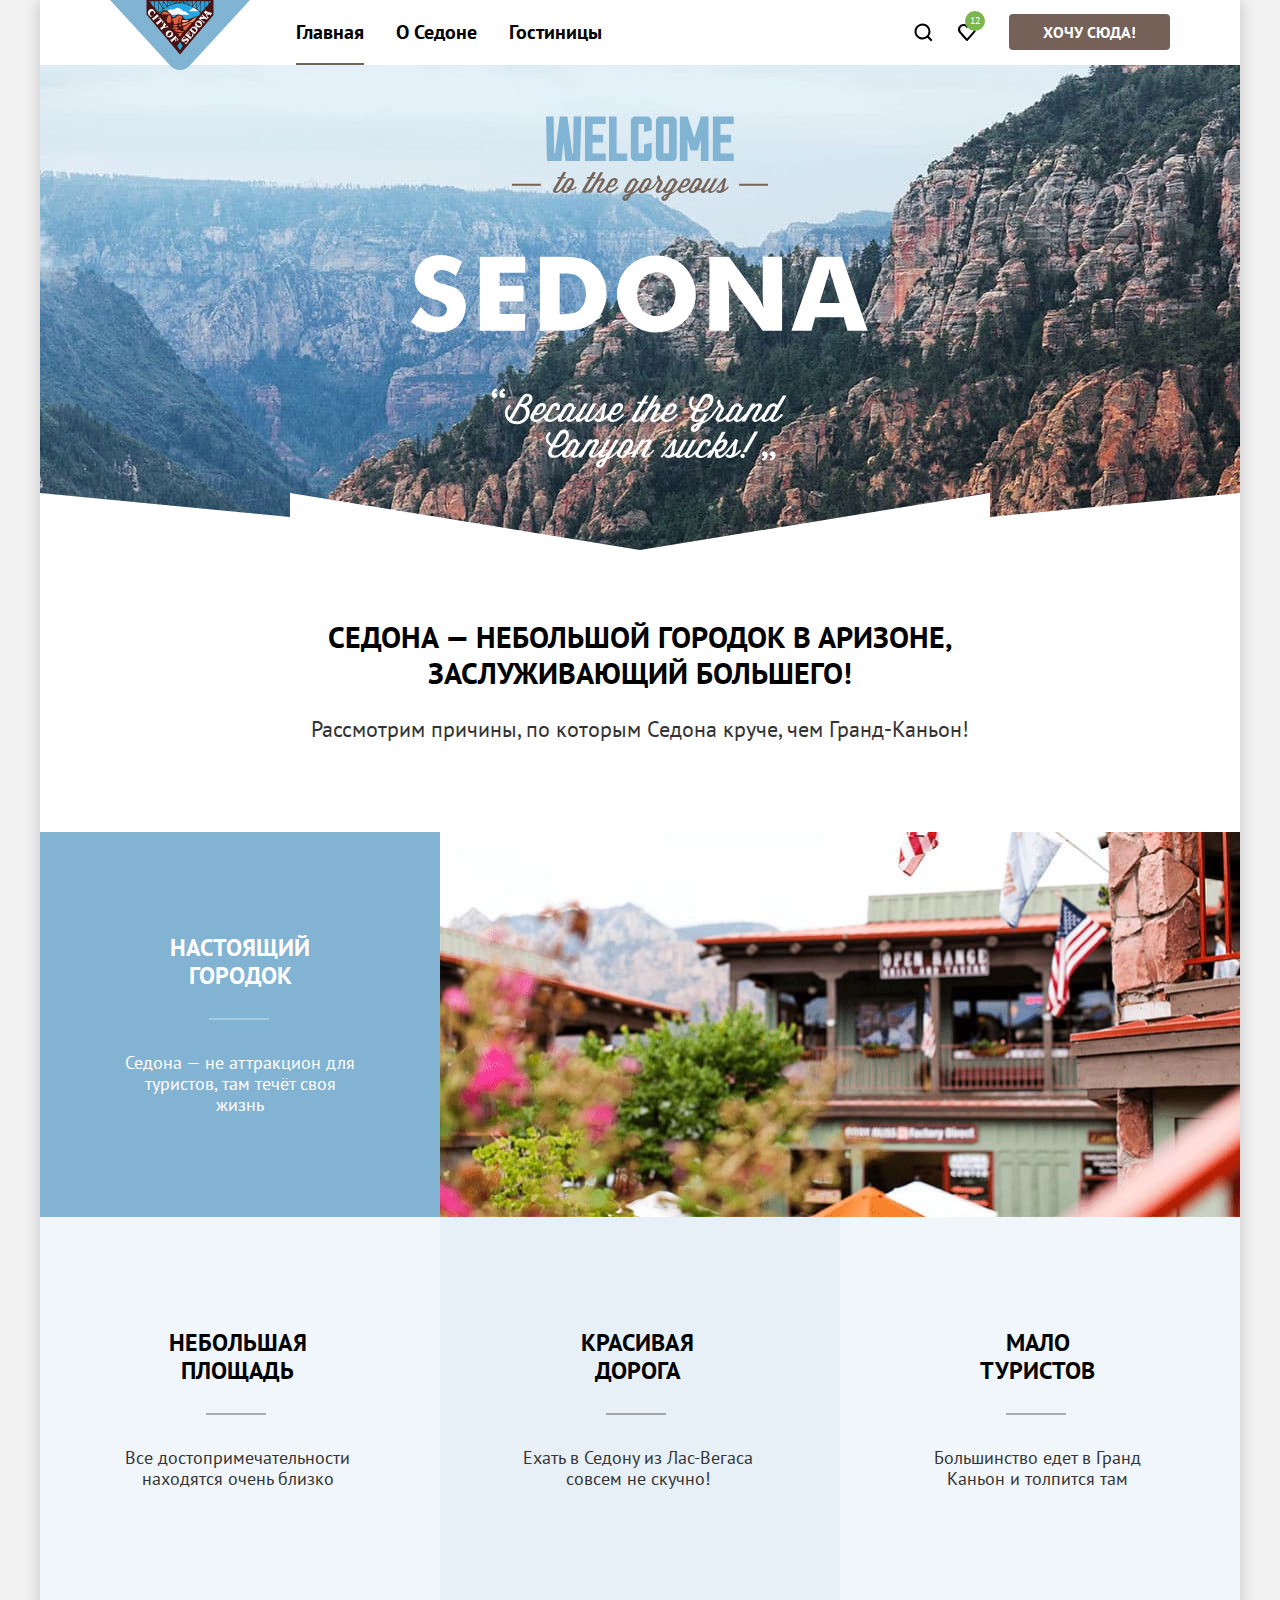
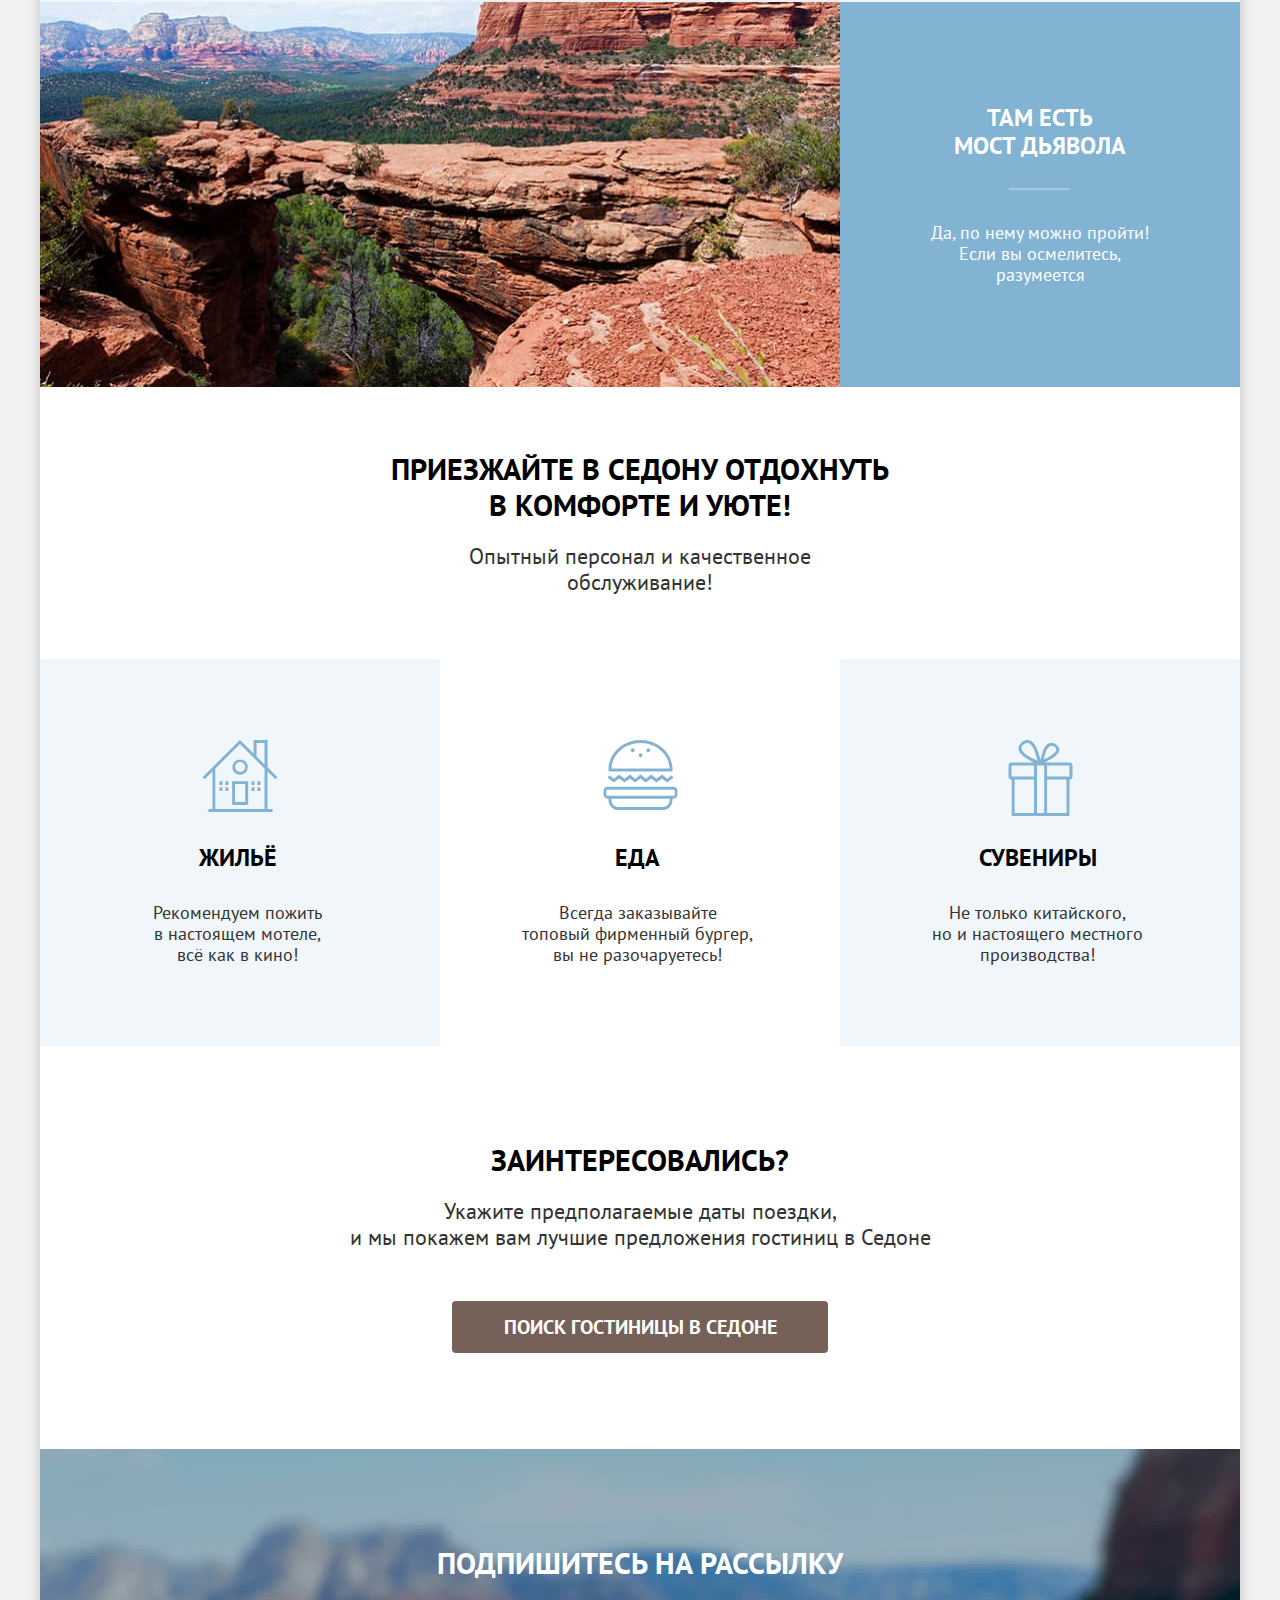
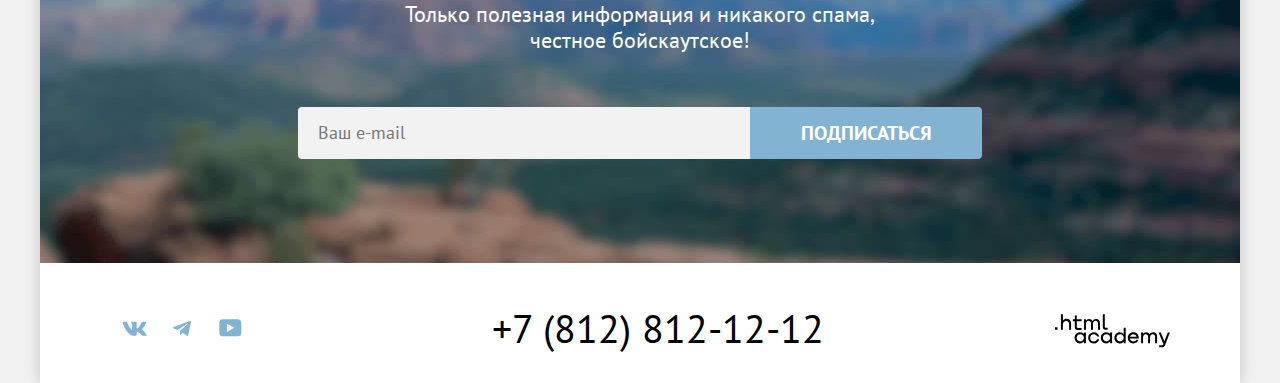
<file: index.html>
<!DOCTYPE html>
<html lang="ru">

  <head>
    <meta charset="utf-8">
    <title>HTML Academy: Седона</title>
    <link rel="icon" type="image/png" sizes="32x32" href="images/favicon-32x32.png">
    <link rel="stylesheet" href="styles/styles.css">
  </head>

  <body>
    <div class="page-container">
      <header class="main-header">
        <a class="logo">
          <img src="images/logo/logo-sedona.svg" width="140" height="70" alt="Логотип города Седона.">
        </a>
        <nav class="site-navigation">
          <ul class="site-navigation-list">
            <li class="site-navigation-item active">
              <a class="site-navigation-link" href="index.html">Главная</a>
            </li>
            <li class="site-navigation-item">
              <a class="site-navigation-link" href="#">О Седоне</a>
            </li>
            <li class="site-navigation-item">
              <a class="site-navigation-link" href="catalog.html">Гостиницы</a>
            </li>
          </ul>

          <ul class="site-navigation-list site-navigation-user">
            <li class="site-navigation-item search">
              <a class="site-navigation-link" href="#">
                <span class="visually-hidden">Поиск.</span>
              </a>
            </li>
            <li class="site-navigation-item favourites">
              <a class="site-navigation-link" href="#" data-count-favourites="12">
                <span class="visually-hidden">Избранное.</span>
              </a>
            </li>
            <li class="site-navigation-item catalog-button">
              <a class="site-navigation-link button button-brown" href="catalog.html">Хочу сюда!
                <span class="visually-hidden">Поиск отелей.</span>
              </a>
            </li>
          </ul>
        </nav>
      </header>

      <main class="main-container main-index">
        <section class="hero">
          <h1 class="visually-hidden">Добро пожаловать в Седону!</h1>
          <img class="hero-title-img" lang="en" src="images/welcome.svg" width="458" height="352"
            alt="Welcome to the gorgeous Sedona, because the Grand Canyon sucks!">
        </section>

        <section class="advantages">
          <h2 class="visually-hidden">Преимущества.</h2>

          <div class="text-container advantages-sedona">
            <p class="big-text">Седона — небольшой городок в Аризоне, заслуживающий большего!
            </p>
            <p class="small-text">Рассмотрим причины, по которым Седона круче, чем Гранд-Каньон!
            </p>
          </div>

          <ul class="advantages-list">
            <li class="advantages-item advantages-emphasis">
              <div class="advantages-image">
                <img class="image-town" src="images/town.jpg" width="800" height="385" alt="Улица Седоны.">
              </div>
              <div class="advantages-text">
                <h3 class="advantages-title">Настоящий городок</h3>
                <p class="advantages-description">Седона — не аттракцион для туристов, там течёт своя жизнь</p>
              </div>
            </li>
            <li class="advantages-item">
              <div class="advantages-text">
                <h3 class="advantages-title">Небольшая площадь</h3>
                <p class="advantages-description">Все достопримечательности находятся очень близко</p>
              </div>
            </li>
            <li class="advantages-item">
              <div class="advantages-text">
                <h3 class="advantages-title">Красивая дорога</h3>
                <p class="advantages-description">Ехать в Седону из Лас-Вегаса совсем не скучно!</p>
              </div>
            </li>
            <li class="advantages-item">
              <div class="advantages-text">
                <h3 class="advantages-title">Мало туристов</h3>
                <p class="advantages-description">Большинство едет в Гранд Каньон и толпится там</p>
              </div>
            </li>
            <li class="advantages-item advantages-emphasis">
              <div class="advantages-image">
                <img class="image-devil-bridge" src="images/devil-bridge.jpg" width="800" height="385"
                  alt="Мост дьявола.">
              </div>
              <div class="advantages-text">
                <h3 class="advantages-title">Там есть мост&nbsp;дьявола</h3>
                <p class="advantages-description">Да, по нему можно пройти! Если вы осмелитесь, разумеется</p>
              </div>
            </li>
          </ul>
        </section>

        <section class="reasons">
          <h2 class="visually-hidden">Причины приехать в Седону.</h2>

          <div class="text-container reasons-sedona">
            <p class="big-text">Приезжайте в Седону отдохнуть в комфорте и уюте!
            </p>
            <p class="small-text">Опытный персонал и качественное обслуживание!
            </p>
          </div>

          <ul class="reasons-list">
            <li class="reasons-item reasons-home">
              <div class="reasons-content">
                <h3 class="reasons-title">Жильё</h3>
                <p class="reasons-description">Рекомендуем пожить в&nbsp;настоящем мотеле, <br> всё как в кино!</p>
              </div>
            </li>
            <li class="reasons-item reasons-food">
              <div class="reasons-content">
                <h3 class="reasons-title">Еда</h3>
                <p class="reasons-description">Всегда заказывайте топовый&nbsp;фирменный бургер, вы не разочаруетесь!
                </p>
              </div>
            </li>
            <li class="reasons-item reasons-souvenir">
              <div class="reasons-content">
                <h3 class="reasons-title">Сувениры</h3>
                <p class="reasons-description">Не только китайского, но&nbsp;и&nbsp;настоящего местного производства!
                </p>
              </div>
            </li>
          </ul>
        </section>

        <section class="hotel-assortment">
          <h2 class="visually-hidden">Отправиться в Седону.</h2>

          <div class="text-container hotels-sedona">
            <p class="big-text">Заинтересовались?
            </p>
            <p class="small-text">Укажите предполагаемые даты поездки,
              <br>
              и мы покажем вам лучшие предложения гостиниц в Седоне
            </p>
          </div>

          <a class="hotel-assortment-link button button-brown" href="catalog.html">Поиск гостиницы в Седоне
          </a>
        </section>

        <section class="main-page-newsletter newsletter text-container">
          <h2 class="newsletter-title big-text">Подпишитесь на рассылку</h2>
          <p class="newsletter-description small-text">Только полезная информация и никакого спама, честное
            бойскаутское!
          </p>
          <form class="newsletter-form" action="https://echo.htmlacademy.ru" method="post">
            <label class="visually-hidden" for="newsletter-email">Укажите ваш email.</label>
            <input type="email" class="newsletter-email field" id="newsletter-email" name="email"
              placeholder="Ваш e-mail" required>
            <button class="button button-blue button-newsletter" type="submit">Подписаться
            </button>
          </form>
        </section>
      </main>

      <footer class="main-footer">
        <ul class="social-list">
          <li class="social-item">
            <a class="social-button" href="https://vk.com/htmlacademy">
              <svg class="social-svg" aria-hidden="true" focusable="false" xmlns="http://www.w3.org/2000/svg" width="25"
                height="15" viewBox="0 0 25 15" fill="none">
                <path
                  d="M24.12 1.8c.16-.54 0-.94-.8-.94H20.7c-.67 0-.98.34-1.15.73 0 0-1.33 3.2-3.22 5.27-.61.6-.9.8-1.23.8-.16 0-.41-.2-.41-.75v-5.1c0-.66-.19-.95-.74-.95H9.82c-.42 0-.67.3-.67.59 0 .62.95.76 1.04 2.51v3.8c0 .83-.15.98-.48.98-.9 0-3.06-3.2-4.34-6.88-.25-.72-.5-1-1.18-1H1.57c-.75 0-.9.34-.9.73 0 .68.89 4.07 4.14 8.55 2.17 3.06 5.23 4.72 8 4.72 1.68 0 1.88-.37 1.88-1v-2.32c0-.74.16-.88.7-.88.38 0 1.05.19 2.6 1.66 1.79 1.75 2.08 2.54 3.08 2.54h2.63c.75 0 1.12-.37.9-1.1-.23-.72-1.08-1.77-2.2-3.02-.62-.71-1.54-1.48-1.82-1.86-.39-.5-.28-.71 0-1.15 0 0 3.2-4.42 3.54-5.93Z" />
              </svg>
              <span class="visually-hidden">Вконтакте.</span>
            </a>
          </li>
          <li class="social-item">
            <a class="social-button" href="https://t.me/htmlacademy ">
              <svg class="social-svg" aria-hidden="true" focusable="false" xmlns="http://www.w3.org/2000/svg" width="18"
                height="16" viewBox="0 0 18 16" fill="none">
                <path
                  d="M16.79.96.84 7.1c-1.09.44-1.08 1.05-.2 1.32l4.1 1.28 9.47-5.98c.44-.27.85-.13.52.17l-7.68 6.93-.28 4.22c.41 0 .6-.2.83-.41l1.99-1.94 4.13 3.06c.77.42 1.31.2 1.5-.71l2.72-12.8c.28-1.1-.43-1.61-1.16-1.28Z" />
              </svg>
              <span class="visually-hidden">Телеграм.</span>
            </a>
          </li>
          <li class="social-item">
            <a class="social-button" href="https://www.youtube.com/user/htmlacademyru">
              <svg class="social-svg" aria-hidden="true" xmlns="http://www.w3.org/2000/svg" width="23" height="18"
                viewBox="0 0 23 18" fill="none">
                <path
                  d="M18.94.36H3.51C1.65.36.33 1.95.33 3.76v10.09c0 1.91 1.32 3.5 3.18 3.5h15.65c1.64 0 3.17-1.59 3.17-3.4V3.76c-.22-1.8-1.53-3.4-3.39-3.4ZM7.99 12.89V4.82l7.34 4.04-7.34 4.03Z" />
              </svg>
              <span class="visually-hidden" lang="en">Youtube.</span>
            </a>
          </li>
        </ul>

        <a class="phone" href="tel:+78128121212">+7 (812) 812-12-12
        </a>

        <a class="footer-logo" href="https://htmlacademy.ru/">
          <svg class="html-academy-logo" aria-hidden="true" focusable="false" xmlns="http://www.w3.org/2000/svg"
            width="115" height="34" viewBox="0 0 115 34" fill="none">
            <path
              d="M0 13.26v2.6h2.5v-2.6H0ZM11.6 4.86c-1.6 0-2.8.7-3.6 1.7h-.1V.36h-2v15.5h2v-5.3c0-2.1 1.3-3.6 3.3-3.6 1.8 0 2.9 1.4 2.9 3.2v5.7h2v-6.1c.1-3-1.8-4.9-4.5-4.9ZM26.6 5.16h-4.8v-3.7h-2v3.8h-1.9v2h1.9v6c0 1.7 1 2.7 2.7 2.7h4.1v-2h-3.7c-.7 0-1.1-.4-1.1-1.1v-5.7h4.8v-2ZM41.1 4.96c-1.6 0-2.9.8-3.5 2.1h-.1c-.6-1.2-1.8-2.1-3.4-2.1-1.4 0-2.5.8-3.1 1.8h-.1v-1.6H29v10.6h2v-5.4c0-2 1-3.5 2.6-3.5 1.5 0 2.4 1 2.4 2.6v6.3h2v-5.6c0-2.4 1.4-3.3 2.6-3.3 1.5 0 2.4 1 2.4 2.6v6.3h2v-6.5c.1-2.5-1.4-4.3-3.9-4.3ZM47.8 13.06c0 1.7 1 2.7 2.8 2.7h2v-2h-1.7c-.7 0-1.1-.4-1.1-1.1V.36h-2v12.7ZM28.9 20.06c-.9-1.1-2.2-1.8-3.9-1.8-3.1 0-5.4 2.3-5.4 5.6s2.3 5.6 5.4 5.6c1.8 0 3-.8 3.8-1.9h.1v1.6h2v-10.6h-2v1.5Zm-3.6 7.4c-2.2 0-3.6-1.6-3.6-3.6s1.4-3.6 3.6-3.6 3.6 1.6 3.6 3.6c0 1.9-1.4 3.6-3.6 3.6ZM44.2 22.36c-.5-2.4-2.6-4.1-5.4-4.1a5.4 5.4 0 0 0-5.6 5.6c0 3.1 2.2 5.6 5.6 5.6 2.8 0 4.9-1.8 5.4-4.2h-2.1a3.4 3.4 0 0 1-3.3 2.3c-2.2 0-3.6-1.6-3.6-3.6s1.4-3.6 3.6-3.6c1.6 0 2.8 1 3.3 2.2h2.1v-.2ZM55.1 20.06c-.9-1.1-2.2-1.8-3.9-1.8-3.1 0-5.4 2.3-5.4 5.6s2.3 5.6 5.4 5.6c1.8 0 3-.8 3.8-1.9h.1v1.6h2v-10.6h-2v1.5Zm-3.6 7.4c-2.2 0-3.6-1.6-3.6-3.6s1.4-3.6 3.6-3.6 3.6 1.6 3.6 3.6c0 1.9-1.5 3.6-3.6 3.6ZM68.7 20.16c-.9-1.1-2.2-1.9-3.9-1.9-3.1 0-5.4 2.3-5.4 5.6s2.2 5.6 5.4 5.6c1.7 0 3-.8 3.8-1.8h.1v1.5h2v-15.4h-2v6.4Zm-3.6 7.3c-2.2 0-3.6-1.6-3.6-3.6s1.4-3.6 3.6-3.6 3.6 1.6 3.6 3.6c-.1 2-1.5 3.6-3.6 3.6ZM78.3 18.26c-3.3 0-5.5 2.5-5.5 5.6 0 3 2.1 5.6 5.5 5.6 2.5 0 4.5-1.3 5.2-3.6h-2.1c-.5 1-1.6 1.6-3 1.6-1.9 0-3.3-1.3-3.4-2.9h8.8c.2-3.6-2-6.3-5.5-6.3Zm0 1.9c1.7 0 3 1 3.3 2.6h-6.5c.3-1.5 1.5-2.6 3.2-2.6ZM98.2 18.26c-1.6 0-2.9.8-3.6 2h-.1c-.6-1.2-1.8-2-3.4-2-1.4 0-2.5.7-3.1 1.8v-1.5h-1.9v10.6h2v-5.4c0-2 1-3.4 2.6-3.5 1.5 0 2.4 1 2.4 2.6v6.3h2v-5.6c0-2.4 1.4-3.3 2.6-3.3 1.5 0 2.4 1 2.4 2.6v6.3h2v-6.5c.1-2.6-1.4-4.4-3.9-4.4ZM109.4 27.36l-3.6-8.9h-2.2l4.8 11.6c-.3.9-.7 1.2-1.7 1.2h-2.5v2h2.5c1.8 0 2.8-.8 3.5-2.6l4.7-12.2h-2.1l-3.4 8.9Z" />
          </svg>
          <span class="visually-hidden">Переход на сайт HTML Academy.</span>
        </a>
      </footer>
    </div>

    <div class="modal-container modal-container-close">
      <div class="modal modal-hotel-assortment">
        <button class="button modal-close-button" type="reset">
          <svg class="modal-cross" aria-hidden="true" focusable="false" xmlns="http://www.w3.org/2000/svg" width="15"
            height="14" fill="none" viewBox="0 0 15 14">
            <path fill="#000"
              d="M14.393 1.292 13.1 0 7.394 5.708 1.685 0 .393 1.292 6.1 7 .393 12.708 1.685 14l5.708-5.708L13.1 14l1.292-1.292L8.685 7l5.708-5.708Z" />
          </svg>
          <span class="visually-hidden">Закрыть.</span>
        </button>
        <section class="modal-content">
          <h2 class="modal-title">Поиск гостиницы в Седоне</h2>

          <form class="hotel-assortment-form" action="https://echo.htmlacademy.ru" method="post">
            <p class="field-group">
              <label class="field-title" for="check-in">Дата заезда:</label>
              <input class="field check-in-date isInvalid" type="text" name="check-in-date" id="check-in"
                placeholder="Укажите дату" required>
              <span class="message error-msg">Мы не можем отправить вас в прошлое.</span>
            </p>

            <p class="field-group">
              <label class="field-title" for="check-out">Дата выезда:</label>
              <input class="field check-out-date" type="text" name="check-out-date" id="check-out"
                placeholder="Укажите дату" required>
              <span class="message">На эти даты есть свободные номера. Пока есть.</span>
            </p>

            <p class="field-group small-field-group">
              <label class="field-title" for="adult">Взрослые:</label>
              <span class="minus" aria-hidden="true" tabindex="1"></span>
              <span class="visually-hidden">Минус.</span>
              <input class="field adult-number" type="number" name="adult-number" id="adult" value="2" min="1" required>
              <span class="plus" aria-hidden="true" tabindex="1"></span>
              <span class="visually-hidden">Плюс.</span>
            </p>

            <p class="field-group small-field-group">
              <label class="field-title" for="children">Дети:</label>
              <span class="tooltip">
                <button class="tooltip-toggle" type="button" aria-labelledby="tooltip-label-date">
                  <svg width="26" height="26" viewBox="0 0 26 26" aria-hidden="true" fill="none"
                    xmlns="http://www.w3.org/2000/svg">
                    <circle cx="13" cy="13" r="13" fill="#83B3D3" />
                    <path fill-rule="evenodd" clip-rule="evenodd" d="M12 7H14V9H12V7ZM14 19H12V10H14V19Z"
                      fill="white" />
                  </svg>
                </button>
                <span class="tooltip-text" role="tooltip" id="tooltip-label-date">Укажите количество детей, которые
                  будут с вами, возраст которых от 6 до 18 лет. Дети до 6 лет размещаются бесплатно.
                </span>
              </span>
              <span class="minus" aria-hidden="true" tabindex="1"></span>
              <span class="visually-hidden">Минус.</span>
              <input class="field children-number" type="number" name="children-number" id="children" value="2" min="0">
              <span class="plus" aria-hidden="true" tabindex="1"></span>
              <span class="visually-hidden">Плюс.</span>
            </p>

            <button class="button button-blue hotel-assortment-form-button" type="submit">Найти</button>
          </form>
        </section>
      </div>
    </div>
  </body>

</html>
</file>
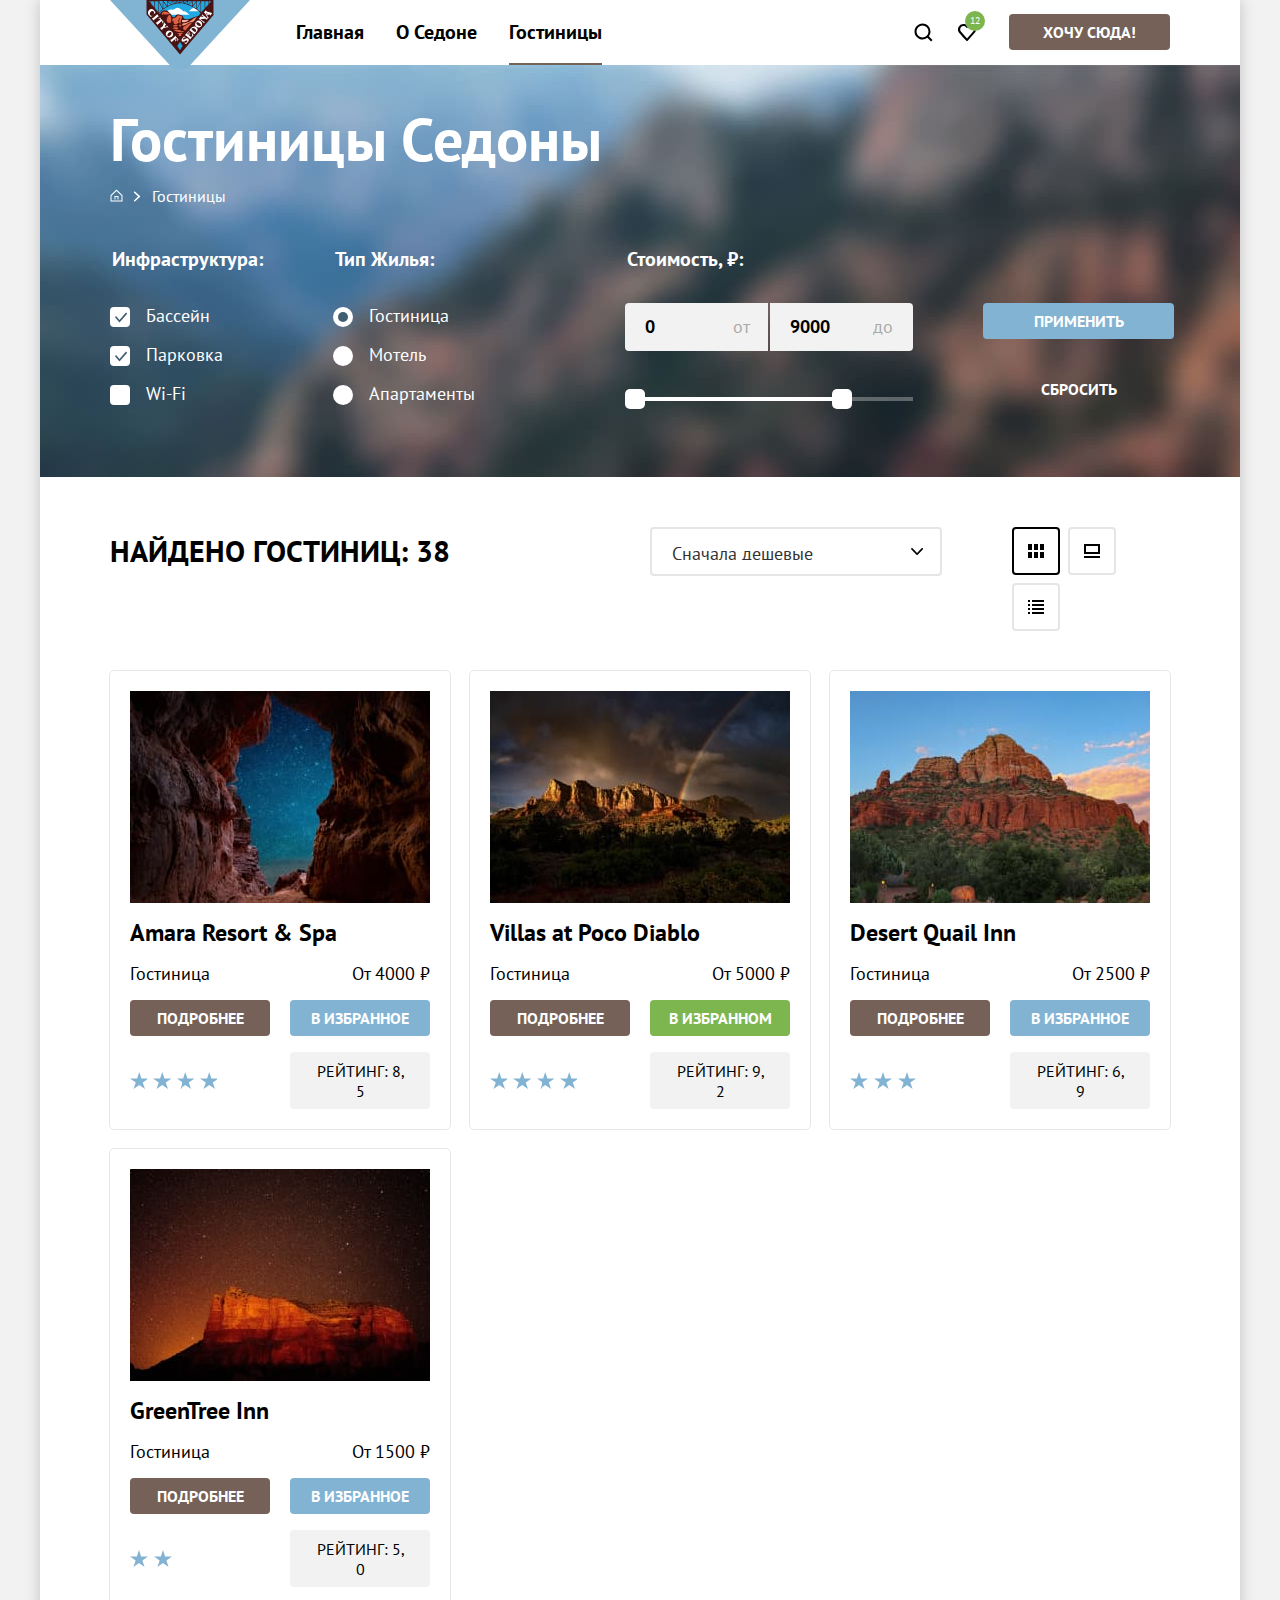
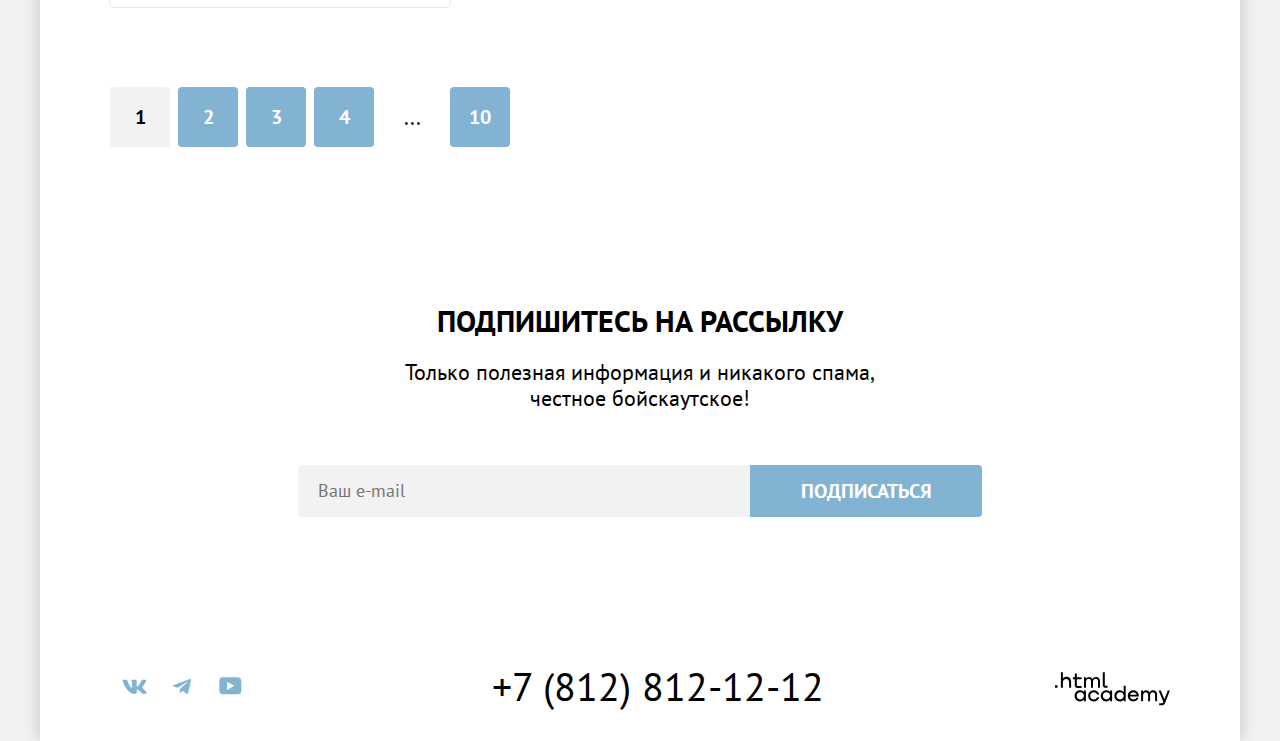
<file: catalog.html>
<!DOCTYPE html>
<html lang="ru">

  <head>
    <meta charset="utf-8">
    <title>HTML Academy: Седона</title>
    <link rel="icon" type="image/png" sizes="32x32" href="images/favicon-32x32.png">
    <link rel="stylesheet" href="styles/styles.css">
  </head>

  <body>
    <div class="page-container">

      <header class="main-header">
        <a class="logo" href="index.html">
          <img src="images/logo/logo-sedona.svg" width="140" height="70" alt="Логотип города Седона.">
        </a>
        <nav class="site-navigation">
          <ul class="site-navigation-list">
            <li class="site-navigation-item">
              <a class="site-navigation-link" href="index.html">Главная</a>
            </li>
            <li class="site-navigation-item">
              <a class="site-navigation-link" href="#">О Седоне</a>
            </li>
            <li class="site-navigation-item active">
              <a class="site-navigation-link" href="catalog.html" aria-current="page">Гостиницы</a>
            </li>
          </ul>

          <ul class="site-navigation-list site-navigation-user">
            <li class="site-navigation-item search">
              <a class="site-navigation-link" href="#">
                <span class="visually-hidden">Поиск.</span>
              </a>
            </li>
            <li class="site-navigation-item favourites">
              <a class="site-navigation-link" href="#" data-count-favourites="12">
                <span class="visually-hidden">Избранное.</span>
              </a>
            </li>
            <li class="site-navigation-item catalog-button">
              <a class="site-navigation-link button button-brown" href="catalog.html" aria-current="page"> Хочу сюда!
                <span class="visually-hidden">Поиск отелей.</span>
              </a>
            </li>
          </ul>
        </nav>
      </header>

      <main class="main-container main-catalog">
        <header class="catalog-header">
          <div class="catalog-header-container">
            <h1 class="catalog-header-title">Гостиницы Седоны</h1>
            <ul class="breadcrumbs">
              <li class="breadcrumbs-item">
                <a class="breadcrumbs-link" href="index.html">
                  <svg class="home-page" aria-hidden="true" focusable="false" xmlns="http://www.w3.org/2000/svg"
                    width="13" height="13" viewBox="0 0 13 13" fill="none">
                    <path d="m6.5.5-6 5.8v6.2h12V6.3L6.5.5Zm5 11h-10V6.7l5-4.8 5 4.8v4.8Z" />
                    <path d="M4.5 10.5h1V8h2v2.5h1V7h-4v3.5Z" />
                  </svg>
                  <span class="visually-hidden">Главная.</span>
                </a>
              </li>
              <li class="breadcrumbs-item">
                <a class="breadcrumbs-link">Гостиницы
                </a>
              </li>
            </ul>

            <section class="filters">
              <h2 class="visually-hidden">Фильтры.</h2>
              <form class="catalog-filter" action="https://echo.htmlacademy.ru" method="get">

                <fieldset class="catalog-filter-group infrastructure-filter">
                  <legend class="catalog-filter-title">Инфраструктура:</legend>
                  <ul class="catalog-filter-list">
                    <li class="catalog-filter-item">
                      <label class="control">
                        <input class="control-input visually-hidden" type="checkbox" name="swimming-pool" checked>
                        <span class="control-mark"></span>
                        <span class="control-item">Бассейн</span>
                      </label>
                    </li>
                    <li class="catalog-filter-item">
                      <label class="control">
                        <input class="control-input visually-hidden" type="checkbox" name="parking" checked>
                        <span class="control-mark"></span>
                        <span class="control-item">Парковка</span>
                      </label>
                    </li>
                    <li class="catalog-filter-item">
                      <label class="control">
                        <input class="control-input visually-hidden" type="checkbox" name="Wi-Fi">
                        <span class="control-mark"></span>
                        <span class="control-item">Wi-Fi</span>
                      </label>
                    </li>
                  </ul>
                </fieldset>

                <fieldset class="catalog-filter-group type-of-housing-filter">
                  <legend class="catalog-filter-title">Тип жилья:</legend>
                  <ul class="catalog-filter-list">
                    <li class="catalog-filter-item">
                      <label class="control control-radio">
                        <input class="control-input visually-hidden" type="radio" name="type-of-housing" value="hotel"
                          checked>
                        <span class="control-mark control-radio"></span>
                        <span class="control-item">Гостиница</span>
                      </label>
                    </li>
                    <li class="catalog-filter-item">
                      <label class="control control-radio">
                        <input class="control-input visually-hidden" type="radio" name="type-of-housing" value="motel">
                        <span class="control-mark control-radio"></span>
                        <span class="control-item">Мотель</span>
                      </label>
                    </li>
                    <li class="catalog-filter-item">
                      <label class="control control-radio">
                        <input class="control-input visually-hidden" type="radio" name="type-of-housing"
                          value="apartment">
                        <span class="control-mark control-radio"></span>
                        <span class="control-item">Апартаменты</span>
                      </label>
                    </li>
                  </ul>
                </fieldset>

                <fieldset class="catalog-filter-group price-filter">
                  <legend class="catalog-filter-title">Стоимость, ₽:</legend>

                  <div class="range">
                    <div class="range-wrapper-inputs">
                      <label class="catalog-filter-label">
                        <input class="range-input range-input-min field" id="range-input-min" type="number" value="0"
                          name="min-price" min="0">
                        <span class="range-input-text" aria-hidden="true">От</span>
                        <span class="visually-hidden">Стоимость от.</span>
                      </label>

                      <label class="catalog-filter-label">
                        <input class="range-input range-input-max field" id="range-input-max" type="number" value="9000"
                          name="max-price">
                        <span class="range-input-text" aria-hidden="true">До</span>
                        <span class="visually-hidden">Стоимость до.</span>
                      </label>
                    </div>

                    <div class="range-scale">
                      <div class="range-bar">
                        <button class="button range-toggle toggle-min" type="button">
                          <span class="visually-hidden">Изменить минимальную цену.
                          </span>
                        </button>
                        <button class="button range-toggle toggle-max" type="button">
                          <span class="visually-hidden">Изменить максимальную цену.
                          </span>
                        </button>
                      </div>
                    </div>
                  </div>
                </fieldset>

                <div class="range-buttons">
                  <button class="button button-blue button-apply" type="submit">Применить
                  </button>
                  <button class="button button-reset" type="reset">Сбросить
                  </button>
                </div>
              </form>
            </section>
          </div>
        </header>

        <section class="catalog-hotels">
          <h2 class="visually-hidden">Каталог гостиниц.</h2>

          <div class="catalog-content">

            <div class="sorting">
              <p class="hotels-found">Найдено гостиниц:<span class="pages-count"> 38</span></p>

              <select class="select-control" aria-label="Сортировка">
                <option value="price-up">Сначала дешевые</option>
                <option value="price-down">Сначала дорогие</option>
                <option value="popular">Сначала популярные</option>
              </select>

              <ul class="mode-list">
                <li class="mode-item cards-view active">
                  <a class="button" href="#">
                    <span class="visually-hidden">Показать карточки.
                    </span>
                  </a>
                </li>
                <li class="mode-item slideshow-view">
                  <a class="button" href="#">
                    <span class="visually-hidden">Показать слайдшоу.
                    </span>
                  </a>
                </li>
                <li class="mode-item list-view">
                  <a class="button" href="#">
                    <span class="visually-hidden">Показать список.
                    </span>
                  </a>
                </li>
              </ul>
            </div>

            <div class="hotel-cards">
              <ul class="hotel-cards-list">
                <li class="hotel-card">
                  <a class="hotel-card-link" href="#" tabindex="-1">
                    <img class="hotel-card-image" width="300" height="212" src="images/hotel-cards/hotel-1.jpg"
                      alt="Голубое звездное небо в горах.">
                    <h3 class="hotel-card-title">Amara Resort & Spa
                    </h3>
                  </a>
                  <span class="type-of-housing">Гостиница</span>
                  <b class="hotel-card-price">От 4000 ₽</b>
                  <a class="button button-brown hotel-card-button" href="#">Подробнее
                  </a>
                  <a class="button button-blue hotel-card-button-favourite" href="#">В избранное
                  </a>
                  <div class="stars-count stars-4">
                    <span class="visually-hidden">4 звезды.</span>
                  </div>
                  <p class="rate-count">Рейтинг: 8,5</p>
                </li>
                <li class="hotel-card">
                  <a class="hotel-card-link" href="#" tabindex="-1">
                    <img class="hotel-card-image" width="300" height="212" src="images/hotel-cards/hotel-2.jpg"
                      alt="Вид на гору и радугу.">
                    <h3 class="hotel-card-title">Villas at Poco Diablo
                    </h3>
                  </a>
                  <span class="type-of-housing">Гостиница</span>
                  <b class="hotel-card-price">От 5000 ₽</b>
                  <a class="button button-brown hotel-card-button" href="#">Подробнее
                  </a>
                  <a class="button button-green hotel-card-button-favourite" href="#">В избранном
                  </a>
                  <div class="stars-count stars-4">
                    <span class="visually-hidden">4 звезды.</span>
                  </div>
                  <p class="rate-count">Рейтинг: 9,2</p>
                </li>
                <li class="hotel-card">
                  <a class="hotel-card-link" href="#" tabindex="-1">
                    <img class="hotel-card-image" width="300" height="212" src="images/hotel-cards/hotel-3.jpg"
                      alt="Гора при свете дня.">
                    <h3 class="hotel-card-title">Desert Quail Inn
                    </h3>
                  </a>
                  <span class="type-of-housing">Гостиница</span>
                  <b class="hotel-card-price">От 2500 ₽</b>
                  <a class="button button-brown hotel-card-button" href="#">Подробнее
                  </a>
                  <a class="button button-blue hotel-card-button-favourite" href="#">В избранное
                  </a>
                  <div class="stars-count stars-3">
                    <span class="visually-hidden">3 звезды.</span>
                  </div>
                  <p class="rate-count">Рейтинг: 6,9</p>
                </li>
                <li class="hotel-card">
                  <a class="hotel-card-link" href="#" tabindex="-1">
                    <img class="hotel-card-image" width="300" height="212" src="images/hotel-cards/hotel-4.jpg"
                      alt="Гора на фоне рыжего звездного неба.">
                    <h3 class="hotel-card-title">GreenTree Inn
                    </h3>
                  </a>
                  <span class="type-of-housing">Гостиница</span>
                  <b class="hotel-card-price">От 1500 ₽</b>
                  <a class="button button-brown hotel-card-button" href="#">Подробнее
                  </a>
                  <a class="button button-blue hotel-card-button-favourite" href="#">В избранное
                  </a>
                  <div class="stars-count stars-2">
                    <span class="visually-hidden">2 звезды.</span>
                  </div>
                  <p class="rate-count">Рейтинг: 5,0</p>
                </li>
              </ul>
            </div>

            <ul class="pagination">
              <li class="pagination-item pagination-current">
                <a class="pagination-link">1</a>
              </li>
              <li class="pagination-item">
                <a class="pagination-link" href="#">2</a>
              </li>
              <li class="pagination-item">
                <a class="pagination-link" href="#">3</a>
              </li>
              <li class="pagination-item">
                <a class="pagination-link" href="#">4</a>
              </li>
              <li class="pagination-item pagination-item-dots">
                <span class="pagination-more">...</span>
              </li>
              <li class="pagination-item">
                <a class="pagination-link" href="#">10</a>
              </li>
            </ul>
          </div>
        </section>

        <section class="catalog-page-newsletter newsletter text-container">
          <h2 class="newsletter-title big-text">Подпишитесь на рассылку</h2>
          <p class="newsletter-description small-text">Только полезная информация и никакого спама, честное
            бойскаутское!
          </p>
          <form class="newsletter-form" action="https://echo.htmlacademy.ru" method="post">
            <label class="visually-hidden" for="newsletter-email">Укажите ваш email.</label>
            <input type="email" class="newsletter-email field" id="newsletter-email" name="email"
              placeholder="Ваш e-mail" required>
            <button class="button button-blue button-newsletter" type="submit">Подписаться
            </button>
          </form>
        </section>
      </main>

      <footer class="main-footer">
        <ul class="social-list">
          <li class="social-item">
            <a class="social-button" href="https://vk.com/htmlacademy">
              <svg class="social-svg" aria-hidden="true" focusable="false" xmlns="http://www.w3.org/2000/svg" width="25"
                height="15" viewBox="0 0 25 15" fill="none">
                <path
                  d="M24.12 1.8c.16-.54 0-.94-.8-.94H20.7c-.67 0-.98.34-1.15.73 0 0-1.33 3.2-3.22 5.27-.61.6-.9.8-1.23.8-.16 0-.41-.2-.41-.75v-5.1c0-.66-.19-.95-.74-.95H9.82c-.42 0-.67.3-.67.59 0 .62.95.76 1.04 2.51v3.8c0 .83-.15.98-.48.98-.9 0-3.06-3.2-4.34-6.88-.25-.72-.5-1-1.18-1H1.57c-.75 0-.9.34-.9.73 0 .68.89 4.07 4.14 8.55 2.17 3.06 5.23 4.72 8 4.72 1.68 0 1.88-.37 1.88-1v-2.32c0-.74.16-.88.7-.88.38 0 1.05.19 2.6 1.66 1.79 1.75 2.08 2.54 3.08 2.54h2.63c.75 0 1.12-.37.9-1.1-.23-.72-1.08-1.77-2.2-3.02-.62-.71-1.54-1.48-1.82-1.86-.39-.5-.28-.71 0-1.15 0 0 3.2-4.42 3.54-5.93Z" />
              </svg>
              <span class="visually-hidden">Вконтакте.</span>
            </a>
          </li>
          <li class="social-item">
            <a class="social-button" href="https://t.me/htmlacademy ">
              <svg class="social-svg" aria-hidden="true" focusable="false" xmlns="http://www.w3.org/2000/svg" width="18"
                height="16" viewBox="0 0 18 16" fill="none">
                <path
                  d="M16.79.96.84 7.1c-1.09.44-1.08 1.05-.2 1.32l4.1 1.28 9.47-5.98c.44-.27.85-.13.52.17l-7.68 6.93-.28 4.22c.41 0 .6-.2.83-.41l1.99-1.94 4.13 3.06c.77.42 1.31.2 1.5-.71l2.72-12.8c.28-1.1-.43-1.61-1.16-1.28Z" />
              </svg>
              <span class="visually-hidden">Телеграм.</span>
            </a>
          </li>
          <li class="social-item">
            <a class="social-button" href="https://www.youtube.com/user/htmlacademyru">
              <svg class="social-svg" aria-hidden="true" xmlns="http://www.w3.org/2000/svg" width="23" height="18"
                viewBox="0 0 23 18" fill="none">
                <path
                  d="M18.94.36H3.51C1.65.36.33 1.95.33 3.76v10.09c0 1.91 1.32 3.5 3.18 3.5h15.65c1.64 0 3.17-1.59 3.17-3.4V3.76c-.22-1.8-1.53-3.4-3.39-3.4ZM7.99 12.89V4.82l7.34 4.04-7.34 4.03Z" />
              </svg>
              <span class="visually-hidden" lang="en">Youtube.</span>
            </a>
          </li>
        </ul>

        <a class="phone" href="tel:+78128121212">+7 (812) 812-12-12
        </a>

        <a class="footer-logo" href="https://htmlacademy.ru/">
          <svg class="html-academy-logo" aria-hidden="true" focusable="false" xmlns="http://www.w3.org/2000/svg"
            width="115" height="34" viewBox="0 0 115 34" fill="none">
            <path
              d="M0 13.26v2.6h2.5v-2.6H0ZM11.6 4.86c-1.6 0-2.8.7-3.6 1.7h-.1V.36h-2v15.5h2v-5.3c0-2.1 1.3-3.6 3.3-3.6 1.8 0 2.9 1.4 2.9 3.2v5.7h2v-6.1c.1-3-1.8-4.9-4.5-4.9ZM26.6 5.16h-4.8v-3.7h-2v3.8h-1.9v2h1.9v6c0 1.7 1 2.7 2.7 2.7h4.1v-2h-3.7c-.7 0-1.1-.4-1.1-1.1v-5.7h4.8v-2ZM41.1 4.96c-1.6 0-2.9.8-3.5 2.1h-.1c-.6-1.2-1.8-2.1-3.4-2.1-1.4 0-2.5.8-3.1 1.8h-.1v-1.6H29v10.6h2v-5.4c0-2 1-3.5 2.6-3.5 1.5 0 2.4 1 2.4 2.6v6.3h2v-5.6c0-2.4 1.4-3.3 2.6-3.3 1.5 0 2.4 1 2.4 2.6v6.3h2v-6.5c.1-2.5-1.4-4.3-3.9-4.3ZM47.8 13.06c0 1.7 1 2.7 2.8 2.7h2v-2h-1.7c-.7 0-1.1-.4-1.1-1.1V.36h-2v12.7ZM28.9 20.06c-.9-1.1-2.2-1.8-3.9-1.8-3.1 0-5.4 2.3-5.4 5.6s2.3 5.6 5.4 5.6c1.8 0 3-.8 3.8-1.9h.1v1.6h2v-10.6h-2v1.5Zm-3.6 7.4c-2.2 0-3.6-1.6-3.6-3.6s1.4-3.6 3.6-3.6 3.6 1.6 3.6 3.6c0 1.9-1.4 3.6-3.6 3.6ZM44.2 22.36c-.5-2.4-2.6-4.1-5.4-4.1a5.4 5.4 0 0 0-5.6 5.6c0 3.1 2.2 5.6 5.6 5.6 2.8 0 4.9-1.8 5.4-4.2h-2.1a3.4 3.4 0 0 1-3.3 2.3c-2.2 0-3.6-1.6-3.6-3.6s1.4-3.6 3.6-3.6c1.6 0 2.8 1 3.3 2.2h2.1v-.2ZM55.1 20.06c-.9-1.1-2.2-1.8-3.9-1.8-3.1 0-5.4 2.3-5.4 5.6s2.3 5.6 5.4 5.6c1.8 0 3-.8 3.8-1.9h.1v1.6h2v-10.6h-2v1.5Zm-3.6 7.4c-2.2 0-3.6-1.6-3.6-3.6s1.4-3.6 3.6-3.6 3.6 1.6 3.6 3.6c0 1.9-1.5 3.6-3.6 3.6ZM68.7 20.16c-.9-1.1-2.2-1.9-3.9-1.9-3.1 0-5.4 2.3-5.4 5.6s2.2 5.6 5.4 5.6c1.7 0 3-.8 3.8-1.8h.1v1.5h2v-15.4h-2v6.4Zm-3.6 7.3c-2.2 0-3.6-1.6-3.6-3.6s1.4-3.6 3.6-3.6 3.6 1.6 3.6 3.6c-.1 2-1.5 3.6-3.6 3.6ZM78.3 18.26c-3.3 0-5.5 2.5-5.5 5.6 0 3 2.1 5.6 5.5 5.6 2.5 0 4.5-1.3 5.2-3.6h-2.1c-.5 1-1.6 1.6-3 1.6-1.9 0-3.3-1.3-3.4-2.9h8.8c.2-3.6-2-6.3-5.5-6.3Zm0 1.9c1.7 0 3 1 3.3 2.6h-6.5c.3-1.5 1.5-2.6 3.2-2.6ZM98.2 18.26c-1.6 0-2.9.8-3.6 2h-.1c-.6-1.2-1.8-2-3.4-2-1.4 0-2.5.7-3.1 1.8v-1.5h-1.9v10.6h2v-5.4c0-2 1-3.4 2.6-3.5 1.5 0 2.4 1 2.4 2.6v6.3h2v-5.6c0-2.4 1.4-3.3 2.6-3.3 1.5 0 2.4 1 2.4 2.6v6.3h2v-6.5c.1-2.6-1.4-4.4-3.9-4.4ZM109.4 27.36l-3.6-8.9h-2.2l4.8 11.6c-.3.9-.7 1.2-1.7 1.2h-2.5v2h2.5c1.8 0 2.8-.8 3.5-2.6l4.7-12.2h-2.1l-3.4 8.9Z" />
          </svg>
          <span class="visually-hidden">Переход на сайт HTML Academy.</span>
        </a>
      </footer>
    </div>
  </body>

</html>
</file>
<file: styles/styles.css>
@font-face {
  font-family: "PT Sans";
  font-style: normal;
  font-weight: 400;
  src: url("../fonts/ptsans-400.woff2") format("woff2");
  font-display: swap;
}

@font-face {
  font-family: "PT Sans";
  font-style: normal;
  font-weight: 700;
  src: url("../fonts/ptsans-700.woff2") format("woff2");
  font-display: swap;
}

*,
*::before,
*::after {
  box-sizing: border-box;
}

html {
  height: 100%;
}

body {
  height: 100%;
  background-color: #f2f2f2;
  margin: 0;
  min-width: 1280px;
}

.page-container {
  margin: 0 auto;
  min-height: 100%;
  width: 1200px;
  display: flex;
  flex-direction: column;
  font-family: "PT Sans", "Arial", sans-serif;
  font-weight: 400;
  font-size: 22px;
  line-height: 26px;
  background-color: #ffffff;
  box-shadow: 0 0 15px 0 #00000033;
  color: #000000;
}

.visually-hidden {
  position: absolute;
  width: 1px;
  height: 1px;
  margin: -1px;
  border: 0;
  padding: 0;
  white-space: nowrap;
  -webkit-clip-path: inset(100%);
  clip-path: inset(100%);
  clip: rect(0 0 0 0);
  overflow: hidden;
}


.isDisabled {
  pointer-events: none;
  opacity: 0.3;
}

.isDisabled.button:not(.button-reset) {
  background-color: #e5e5e5;
  opacity: 1;
}

.isInvalid,
input:invalid:not(:placeholder-shown),
input:hover:invalid:not(:placeholder-shown),
input:focus:invalid:not(:placeholder-shown) {
  outline: 3px solid #ff5757;
}


/* buttons */
.button {
  display: inline-block;
  vertical-align: middle;
  font-family: inherit;
  color: #ffffff;
  background-color: #000000;
  font-weight: 700;
  font-size: 16px;
  line-height: 20px;
  text-align: center;
  text-transform: uppercase;
  text-decoration: none;
  border-radius: 4px;
  border-color: transparent;
  border-width: 0;
  align-content: center;
  cursor: pointer;
  word-break: break-all;
}

.button:disabled {
  background-color: #e5e5e5;
  pointer-events: none;
}

.modal-close-button:disabled {
  opacity: 0.3;
}

.button-brown {
  background-color: #756157;
  color: #ffffff;
}

.button-brown:hover,
.button-brown:focus {
  background-color: #615048;
}

.button:active {
  color: #ffffff4d;
}


.hotel-assortment-link {
  font-size: 20px;
  line-height: 36px;
  width: 376px;
  margin: 0 412px 96px;
  padding: 8px 50px;
}

.button-blue {
  background-color: #82b3d3;
}

.button-blue:hover,
.button-blue:focus {
  background-color: #68a2ca;
}

.button-green {
  background-color: #7db54f;
}

.button-green:hover,
.button-green:focus {
  background-color: #6c9e42;
}

.button-newsletter {
  font-size: 20px;
  line-height: 36px;
  border-color: transparent;
  border-radius: 0 4px 4px 0;
  width: 232px;
}

.button-apply {
  width: 191px;
  min-height: 36px;
  margin-top: 56px;
  margin-bottom: 32px;
  margin-left: 70px;
  padding: 8px 20px;
}

.button-reset {
  width: 191px;
  min-height: 36px;
  margin-left: 70px;
  background-color: transparent;
  padding: 8px 50px;
}

.button-reset:hover {
  opacity: 0.6;
}

.button-reset:focus {
  outline: 3px solid #83b3d3;
  outline-offset: -3px;
  border-radius: 4px;
}

.button-reset:active {
  color: #ffffff4d;
}

.button-reset:disabled {
  opacity: 0.1;
  pointer-events: none;
}

/* main-header */

.main-header {
  background-color: #ffffff;
  color: #000000;
  display: grid;
  grid-template-columns: 140px 1fr;
  gap: 30px;
  margin: 0 auto;
  margin-bottom: -10px;
  width: 100%;
  min-height: 64px;
  padding: 0 70px;
}

.logo {
  z-index: 1;
}

.logo[href]:hover {
  opacity: 0.8;
}

.logo[href]:active {
  opacity: 0.3;
}

.site-navigation {
  display: flex;
  justify-content: space-between;
}

.site-navigation-list {
  display: flex;
  flex-wrap: wrap;
  width: 464px;
  list-style-type: none;
  padding: 0;
  margin: 0;
}

.site-navigation-item.active {
  text-decoration: underline;
  -webkit-text-decoration-color: #756257;
  -moz-text-decoration-color: #756257;
  text-decoration-color: #756257;
  text-decoration-thickness: 2px;
  text-underline-offset: 19px;
  text-underline-position: under;
}

.site-navigation-user {
  width: 318px;
  justify-content: end;
}

.site-navigation-link:not(.button) {
  display: block;
  text-decoration: none;
  text-transform: capitalize;
  font-weight: 700;
  font-size: 20px;
  line-height: 24px;
  color: inherit;
  background-color: transparent;
  padding: 20px 16px;
}

.site-navigation-link:not(.button):hover {
  color: #756257;
  opacity: 0.6;
}

.site-navigation-link:not(.button):active {
  opacity: 0.3;
}

.site-navigation-user .site-navigation-link {
  min-width: 44px;
  min-height: 64px;
}

.search .site-navigation-link {
  padding: 22px 12px;
  background-image: url("../images/icons/search.svg");
  background-repeat: no-repeat;
  background-position: center;
}

.favourites .site-navigation-link {
  padding: 24px 13px 23px;
  background-image: url("../images/icons/favourites.svg");
  background-repeat: no-repeat;
  background-position: center;
  position: relative;
}

.favourites .site-navigation-link::before {
  content: attr(data-count-favourites);
  width: 20px;
  height: 20px;
  background-color: #7db54f;
  border-radius: 50%;
  top: 11px;
  left: 20px;
  font-size: 10px;
  line-height: 10px;
  font-weight: 400;
  text-align: center;
  padding-top: 5px;
  color: #ffffff;
  position: absolute;
}


.catalog-button {
  margin: 14px 0 14px 20px;
}

.catalog-button .site-navigation-link {
  display: block;
  padding: 8px 34px;
  min-height: 36px;
}

/* main */

.main-container {
  flex-grow: 1;
  display: flex;
  flex-direction: column;
}

.hero {
  display: flex;
  flex-direction: column;
  background-image: url("../images/divider.svg"), url("../images/mountains.jpg");
  background-size: 100% auto, cover;
  background-repeat: no-repeat;
  background-position: left bottom, left top;
  background-color: #756157;
  padding-top: 51px;
}

.hero-title-img {
  margin: 0 371px 82px;
}

.big-text {
  font-weight: 700;
  font-size: 30px;
  line-height: 36px;
  text-transform: uppercase;
}

.small-text {
  color: #333333;
}

.text-container {
  text-align: center;
}

.advantages-sedona .big-text {
  margin: 69px 280px 25px;
}

.advantages-sedona .small-text {
  margin: 0 270px 90px;
}

.reasons-sedona .big-text {
  margin: 64px 347px 20px;
}

.reasons-sedona .small-text {
  margin: 0 355px 64px;
}

.advantages {
  display: flex;
  flex-direction: column;
}

.reasons {
  display: flex;
  flex-direction: column;
}

.advantages-list,
.reasons-list {
  display: flex;
  flex-wrap: wrap;
  margin: 0;
  padding: 0;
  list-style-type: none;
}

.advantages-item {
  display: flex;
  flex-direction: column;
  color: #333333;
  background-color: #83b3d31f;
  width: 400px;
  min-height: 385px;
  padding-top: 112px;
  padding-bottom: 113px;
}

.advantages-item:nth-child(2n+1):not(.advantages-emphasis) {
  background-color: #83b3d333;
}

.reasons-item {
  display: flex;
  flex-direction: column;
  justify-content: center;
  color: #333333;
  background-color: inherit;
  width: 400px;
  min-height: 385px;
  padding-top: 185px;
  padding-bottom: 81px;
  background-image: url("../images/icons/home.svg");
  background-repeat: no-repeat;
  background-position: center 81px;
}

.reasons-item:nth-child(2n+1) {
  background-color: #83b3d31f;
}

.reasons-food {
  background-image: url("../images/icons/food.svg");
}

.reasons-souvenir {
  background-image: url("../images/icons/souvenir.svg");
}

.advantages-text,
.reasons-content {
  flex-grow: 1;
  display: flex;
  flex-direction: column;
  width: 235px;
  margin: auto 80px;
}

.advantages-title,
.reasons-title {
  margin: 0 auto;
  width: 175px;
  font-weight: 700;
  font-size: 24px;
  line-height: 28px;
  text-transform: uppercase;
  text-align: center;
  color: #000000;
}

.advantages-title {
  margin-bottom: 62px;
  position: relative;
}

.reasons-title {
  margin-bottom: 30px;
}

.advantages-title::after {
  content: "";
  display: block;
  width: 60px;
  height: 2px;
  border-bottom: 2px solid #0000004d;
  position: absolute;
  bottom: -30px;
  left: 56px;
}

.advantages-emphasis .advantages-title::after {
  border-color: #ffffff4d;
}


.advantages-description,
.reasons-description {
  font-weight: 400;
  font-size: 18px;
  line-height: 21px;
  text-align: center;
  margin: 0;
}

.advantages-emphasis {
  flex-direction: row;
  color: #ffffff;
  background-color: #82b3d3;
  width: 100%;
  padding: 0;
}

.advantages-emphasis .advantages-title {
  margin-top: 102px;
  color: #ffffff;
}

.advantages-emphasis .advantages-description {
  padding-bottom: 102px;
}

.advantages-image {
  width: 800px;
}

.advantages-emphasis:first-child .advantages-image {
  order: 1;
}

.advantages-image img {
  width: 100%;
  height: 100%;
  object-fit: fill;
}

.image-town {
  display: block;
}

.image-devil-bridge {
  display: block;
}

.hotel-assortment {
  display: flex;
  flex-direction: column;
}

.hotels-sedona .big-text {
  margin: 96px 451px 20px;
}

.hotels-sedona .small-text {
  margin: 0 304px 51px;
}

.newsletter {
  display: flex;
  flex-direction: column;
  padding: 96px 258px 104px;
}

.main-page-newsletter {
  color: #ffffff;
  background-color: #756157;
  background-image: url("../images/newsletter-background.jpg");
  background-size: cover;
  background-repeat: no-repeat;
}

.newsletter-title {
  margin: 0 135px 20px;
}

.newsletter-description {
  margin: 0 104px 54px;
  color: inherit;
}

.newsletter-form {
  display: grid;
  grid-template-columns: 1fr auto;
  width: 684px;
}

.newsletter .newsletter-email {
  border-radius: 4px 0 0 4px;
  border-color: transparent;
  background-color: #f2f2f2;
  color: #000000;
  padding-top: 14px;
  padding-bottom: 14px;
  padding-left: 20px;
  font-family: inherit;
  font-size: 18px;
  line-height: 24px;
  font-weight: 400;
}

.catalog-header {
  background-image: url("../images/filter-background.jpg");
  background-repeat: no-repeat;
  background-size: cover;
  background-color: #756157;
  color: #ffffff;
}

.catalog-header-container {
  display: flex;
  flex-direction: column;
  justify-content: space-between;
  width: 1060px;
  margin: 35px 70px 70px;
}

.catalog-header-title {
  font-size: 60px;
  line-height: 78px;
  margin: 0 565px 8px 0;
}

.breadcrumbs {
  display: flex;
  flex-wrap: wrap;
  margin: 0;
  margin-bottom: 40px;
  padding: 0;
  list-style-type: none;
}

.breadcrumbs-item {
  position: relative;
}

.breadcrumbs-item:not(:last-child) {
  margin-right: 29px;
}

.breadcrumbs-item::after {
  content: "";
  background-image: url("../images/arrow.svg");
  background-repeat: no-repeat;
  position: absolute;
  display: block;
  width: 8px;
  height: 11px;
  left: 100%;
  top: 5px;
  transform: translateX(10px);
}

.breadcrumbs-item:last-child::after {
  content: none;
}

.breadcrumbs-link {
  display: block;
  font-size: 16px;
  line-height: 21px;
  text-decoration: none;
  color: #ffffff;
  min-height: inherit;
}

.breadcrumbs-link:hover {
  color: #ffffff99;
}

.breadcrumbs-link:active {
  color: #ffffff4d;
}

.home-page {
  fill: #ffffff;
}

.home-page:hover {
  fill: #ffffff99;
}

.home-page:active {
  fill: #ffffff4d;
}

.catalog-filter {
  display: flex;
}

.catalog-filter-group {
  display: flex;
  flex-wrap: wrap;
  flex-direction: column;
  justify-content: space-between;
  border: none;
  margin: 0;
  padding: 0;
}

.type-of-housing-filter {
  margin-right: 150px;
}

.catalog-filter-group:first-child {
  margin-right: 68px;
}

.catalog-filter-title {
  font-size: 20px;
  line-height: 24px;
  font-weight: 700;
  margin-bottom: 32px;
  text-transform: capitalize;
}

.catalog-filter-list {
  margin: 0;
  padding: 0;
  list-style-type: none;
}

.catalog-filter-item:not(:last-child) {
  margin-bottom: 15px;
}

.control {
  position: relative;
  display: block;
  padding-left: 20px;
  cursor: pointer;
  line-height: 23px;
  min-height: 23px;
}

.control::before {
  content: "";
  width: 20px;
  height: 20px;
  background-color: #ffffff;
  border-radius: 4px;
  top: 4px;
  left: 0;
  display: block;
  position: absolute;
}

.control-radio::before {
  border-radius: 50%;
}

.control:hover::before {
  opacity: 0.6;
}

.control:focus-within::before {
  outline: 3px solid #83b3d3;
}

.control:active::before {
  opacity: 0.3;
}

.control:has(.control-input[type="checkbox"]:checked)::before {
  content: "";
  background-image: url("../images/check-mark.svg");
  background-position: 5px 5px;
  background-repeat: no-repeat;
  position: absolute;
  display: block;
  width: 20px;
  height: 20px;
}

.control:has(.control-input[type="radio"]:checked)::after {
  position: absolute;
  top: 9px;
  left: 5px;
  width: 10px;
  height: 10px;
  background-color: #3f5e72;
  border-radius: 50%;
  content: "";
}

.control:has(.control-input:disabled)::before {
  pointer-events: none;
  opacity: 0.3;
}

.control-item {
  font-size: 18px;
  line-height: 23px;
  margin-left: 16px;
}

.range-wrapper-inputs {
  display: flex;
  width: 288px;
}

.field {
  padding: 12px 20px;
  border: none;
  background-color: #f2f2f2;
  color: #000000;
  font-family: inherit;
  font-weight: 700;
  font-size: 18px;
  line-height: 24px;
}

.range-input {
  width: 143px;
  border-radius: 0 4px 4px 0;
  padding-right: 44px;
}

.range-input-min {
  margin-right: 2px;
  border-radius: 4px 0 0 4px;
}

input[type="number"]::-webkit-outer-spin-button,
input[type="number"]::-webkit-inner-spin-button {
  -webkit-appearance: none;
  appearance: none;
  margin: 0;
}

input[type="number"] {
  -moz-appearance: textfield;
  appearance: textfield;
}

.range-input:disabled {
  pointer-events: none;
  opacity: 0.3;
}

.catalog-filter-label {
  position: relative;
}

.range-input-text {
  position: absolute;
  top: 50%;
  transform: translateY(-50%);
  right: 20px;
  text-transform: lowercase;
  color: #000000;
  font-size: 18px;
  line-height: 24px;
  opacity: 0.3;
}

.field:hover,
.field:focus {
  background-color: #e6e6e6;
}

.field:focus {
  outline: 3px solid #83b3d3;
}

.field:disabled {
  pointer-events: none;
  opacity: 0.3;
}

.range-scale {
  position: relative;
  margin-top: 46px;
  height: 4px;
  background-color: rgba(255, 255, 255, .3);
}

.range-bar {
  position: absolute;
  height: 4px;
  background-color: #ffffff;
  width: 226px;
  right: 61px;
}

.range-toggle {
  position: absolute;
  width: 20px;
  height: 20px;
  border-radius: 5px;
  background-color: #ffffff;
  left: 206px;
}

.range-toggle:hover,
.range-toggle:focus {
  box-shadow: 0 4px 10px 0 #00000040;
}

.range-toggle:focus {
  outline: 3px solid #83b3d3;
}

.range-toggle:active {
  outline: 2px solid #83b3d3;
}

.toggle-min {
  top: -8px;
  left: -1px;
}

.toggle-max {
  top: -8px;
  right: -10px;
}

.range-buttons {
  display: flex;
  flex-direction: column;
  margin-left: auto;
}

.catalog-content {
  display: flex;
  flex-direction: column;
  padding: 50px 70px 60px;
}

.sorting {
  position: relative;
  display: flex;
  justify-content: space-between;
  margin-bottom: 40px;
}

.hotels-found {
  flex-shrink: 0;
  font-size: 30px;
  line-height: 36px;
  font-weight: 700;
  text-transform: uppercase;
  margin: auto 0;
  margin-right: 200px;
  margin-top: 6px;
  text-align: start;
}

.select-control {
  flex-shrink: 0;
  font-family: inherit;
  font-size: 18px;
  line-height: 21px;
  color: #333333;
  background-color: #ffffff;
  width: 292px;
  height: 49px;
  margin-right: 70px;

  padding: 14px 50px 14px 20px;
  border: 2px solid #e5e5e5;
  border-radius: 4px;
  -webkit-appearance: none;
  appearance: none;
  background-image: url("../images/arrow-down.svg");
  background-repeat: no-repeat;
  background-position: 259px center;
  cursor: pointer;
}

.select-control:hover,
.select-control:focus {
  border: 2px solid #68a2ca;
  outline: none;
}

.select-control:active {
  outline: none;
}

.select-control:disabled {
  border-color: #0000004d;
  color: #0000004d;
  background-image: url("../images/arrow.svg");
  pointer-events: none;
}

.mode-list {
  display: flex;
  margin: 0;
  padding: 0;
  list-style-type: none;
  flex-wrap: wrap;
  gap: 8px;
}

.mode-item {
  width: 48px;
  height: 48px;
  outline: 2px solid #e5e5e5;
  outline-offset: -2px;
  border-radius: 4px;
  cursor: pointer;
  background-image: url("../images/icons/cards-view.svg");
  background-repeat: no-repeat;
  background-position: center;
}

.mode-item:hover,
.mode-item:active,
.mode-item.active {
  outline-color: #000000;
}

.mode-item:focus-within {
  outline-color: #68a2ca;
}

.mode-item a {
  min-height: inherit;
  background-color: transparent;
}

.slideshow-view {
  background-image: url("../images/icons/slideshow-view.svg");
}

.list-view {
  background-image: url("../images/icons/list-view.svg");
}

.hotel-cards {
  margin-bottom: 80px;
}

.hotel-cards-list {
  display: grid;
  grid-template-columns: repeat(3, 1fr);
  gap: 20px;
  margin: 0;
  padding: 0;
  list-style-type: none;
  align-items: start;
}

.hotel-card {
  outline: 1px solid #e6e6e6;
  border-radius: 4px;
  width: 340px;
  min-height: 438px;
  padding: 20px;

  display: grid;
  grid-template-columns: repeat(2, 1fr);
  grid-template-rows: 1fr repeat(3, auto);
  gap: 16px 20px;
}

.hotel-card-image {
  margin-bottom: 16px;
  display: block
}

.hotel-card-link {
  text-decoration: none;
  color: #000000;
  font-size: 24px;
  line-height: 28px;
  grid-column: 1/-1;
}

.hotel-card-title {
  margin: 0;
  font-size: 24px;
}

.type-of-housing {
  font-size: 18px;
  line-height: 21px;
  font-weight: 400;
  width: 140px;
}

.hotel-card-price {
  font-size: 18px;
  line-height: 21px;
  font-weight: 400;
  width: 140px;
  text-align: right;
}

.type-of-housing,
.hotel-card-price {
  word-break: break-all;
}

.hotel-card-button {
  width: 140px;
  padding: 8px 26px;
}

.hotel-card-button-favourite {
  width: 140px;
  padding: 8px 20px;
}

.hotel-card-button-favourite.button-green {
  padding: 8px 18px;
}

.stars-count {
  height: 17px;
  align-self: center;
}

.stars-count::before {
  content: "";
  height: 17px;
  display: block;
  background-image: url("../images/star.svg");
  background-repeat: space no-repeat;
  background-size: contain;
}

.stars-1 {
  width: 18px;
}

.stars-2 {
  width: 42px;
}

.stars-3 {
  width: 66px;
}

.stars-4 {
  width: 88px;
}

.stars-5 {
  width: 95px;
}

.rate-count {
  font-size: 16px;
  line-height: 20px;
  text-align: center;
  text-transform: uppercase;
  background-color: #f2f2f2;
  border-radius: 4px;
  width: 140px;
  margin: 0;
  padding: 9px 22px 8px 23px;
  align-content: center;
  word-break: break-all;
}

.pagination {
  display: flex;
  flex-wrap: wrap;
  gap: 8px;
  margin: 0;
  padding: 0;
  list-style-type: none;
  width: 1060px;
}

.pagination-item {
  min-width: 60px;
  min-height: 60px;
  text-align: center;
  align-content: center;
}

.pagination-link {
  display: block;
  min-width: 60px;
  min-height: 60px;
  color: #ffffff;
  background-color: #82b3d3;
  border-radius: 4px;
  font-size: 20px;
  line-height: 36px;
  font-weight: 700;
  align-content: center;
  padding: 5px;
  text-decoration: none;
  cursor: pointer;
}

.pagination-link:hover,
.pagination-link:focus {
  background-color: #68a2ca;
}

.pagination-link:active {
  color: #ffffff4d;
}

.pagination-current .pagination-link {
  background-color: #f2f2f2;
  color: #000000;
  cursor: default;
}

.pagination-item-dots {
  background-color: inherit;
}

/* main-footer */

.main-footer {
  display: flex;
  align-items: flex-end;
  padding: 45px 70px 35px;
}

.social-list {
  display: flex;
  flex-wrap: wrap;
  align-items: flex-start;
  margin: 0;
  padding: 0;
  list-style-type: none;
  margin-right: auto;
  width: 150px;
}

.social-item {
  min-width: 48px;
  min-height: 40px;
  position: relative;

}

.social-button {
  text-decoration: none;
  color: #000000;
  display: block;
  min-height: inherit;
}

.social-svg {
  position: absolute;
  top: 0;
  left: 0;
  right: 0;
  bottom: 0;
  margin: auto;
  fill: #83b3d3;
}

.social-svg:hover,
.social-svg:focus {
  fill: #68a2ca;
}

.social-svg:active {
  fill: #68a2ca4d;
}

.phone {
  font-weight: 400;
  font-size: 40px;
  line-height: 40px;
  text-decoration: none;
  color: #000000;
  width: 331px;
  margin: 0;
  flex-grow: 1;
  text-align: center;
}

.phone:hover,
.phone:focus {
  color: #756157;
}

.phone:active {
  color: #7561574d;
}

.footer-logo {
  text-decoration: none;
  margin-left: auto;
  min-height: 33px;
  width: 115px;
}

.html-academy-logo {
  fill: #000000;
  vertical-align: bottom;
}

.html-academy-logo:hover,
.html-academy-logo:focus {
  fill: #756157;
}

.html-academy-logo:active {
  fill: #7561574d;
}

/* modal dialog box */
.modal-container {
  position: fixed;
  top: 0;
  left: 0;
  display: flex;
  width: 100%;
  height: 100%;
  background-color: #f2f2f2cc;
}

.modal-container-close {
  display: none;
}

.modal {
  position: relative;
  margin: auto;
  padding: 64px 70px;
  background-color: #ffffff;
  border-radius: 30px;
  box-shadow: 0 25px 50px 0 #00000026;
}

.modal-hotel-assortment {
  width: 717px;
  min-height: 576px;
  font-family: "PT Sans", "Arial", sans-serif;
  font-weight: 700;
  font-size: 20px;
  line-height: 24px;
  color: #000000;
}

.modal-close-button {
  position: absolute;
  padding: 0;
  right: 7%;
  width: 53px;
  height: 53px;
  background-color: #f2f2f2;
  border: none;
  border-radius: 50%;
  cursor: pointer;
}

.modal-cross {
  position: relative;
  top: 2px;
  left: -1px;
}

.modal-close-button:hover,
.modal-close-button:focus,
.modal-close-button:active {
  background-color: #e6e6e6;
}

.modal-close-button:focus {
  outline: 3px solid #83b3d3;
}

.modal-close-button:active .modal-cross {
  opacity: 0.3;
}

.modal-title {
  margin: 0;
  margin-bottom: 64px;
  font-size: 30px;
  line-height: 36px;
  color: #000000;
  text-transform: uppercase;
  width: 520px;
}

.hotel-assortment-form {
  display: flex;
  flex-wrap: wrap;
  justify-content: space-between;

}

.field-group {
  position: relative;
  width: 577px;
  margin: 0;
  margin-bottom: 48px;
  display: flex;
  justify-content: space-between;
  align-items: center;
  flex-wrap: wrap;
}

.small-field-group {
  width: 247px;
}

.small-field-group:last-of-type {
  margin-left: 0;
  width: 242px;
}

.field-title {
  margin: 0;
  cursor: pointer;
  text-transform: capitalize;
}

.message {
  font-size: 16px;
  line-height: 21px;
  font-weight: 400;
  position: absolute;
  left: 24%;
  top: 110%;
  padding-left: 20px;
  height: 40px;
  overflow: overlay;
}

.error-msg {
  color: #ff5757;
}

.check-in-date,
.check-out-date {
  width: 440px;
  border-radius: 4px;
  padding: 12px 20px;
  padding-right: 50px;
  cursor: pointer;
}

.field-group:not(.small-field-group)::after {
  content: "";
  background-image: url("../images/icons/calendar.svg");
  position: absolute;
  width: 17px;
  height: 15px;
  top: 50%;
  transform: translateY(-50%);
  right: 22px;
  opacity: 0.3;
  pointer-events: none;
}

.adult-number,
.children-number {
  width: 111px;
  border-radius: 4px;
  text-align: center;
}

.children-number {
  margin-left: 82px;
}

.adult-number::-webkit-outer-spin-button,
.adult-number::-webkit-inner-spin-button,
.children-number::-webkit-outer-spin-button,
.children-number::-webkit-inner-spin-button {
  -webkit-appearance: none;
  appearance: none;
  margin: 0;
}

.minus {
  position: absolute;
  width: 35px;
  height: 48px;
  top: 50%;
  transform: translateY(-50%);
  right: 31%;
  cursor: pointer;
}

.minus::before {
  content: "";
  position: absolute;
  display: block;
  height: 2px;
  width: 14px;
  background-color: #7561574d;
  top: 50%;
  left: 41%;
}

.minus:hover::before,
.minus:focus::before {
  background-color: #000000;
}

.minus:focus {
  outline: none;
}

.minus:focus::after {
  content: "";
  outline: 3px solid #82b3d3;
  border-radius: 4px;
  position: absolute;
  display: block;
  width: 20px;
  height: 20px;
  top: 50%;
  transform: translateY(-50%);
  right: 10%;
}

.minus:active::before {
  opacity: 0.2;
}

.plus {
  position: absolute;
  width: 35px;
  height: 48px;
  top: 50%;
  transform: translateY(-50%);
  right: 0;
  cursor: pointer;
}

.plus::before {
  content: "";
  position: absolute;
  height: 14px;
  width: 14px;
  top: 50%;
  transform: translateY(-50%);
  right: 35%;
  background-image: url("../images/icons/plus.svg");
  opacity: 0.2;
}

.plus:hover::before,
.plus:focus::before {
  opacity: 1;
}

.plus:focus {
  outline: none;
}

.plus:focus::after {
  content: "";
  outline: 3px solid #82b3d3;
  border-radius: 4px;
  position: absolute;
  display: block;
  width: 20px;
  height: 20px;
  top: 50%;
  transform: translateY(-50%);
  right: 26%;
}

.plus:active::before {
  opacity: 0.2;
}

.hotel-assortment-form-button {
  width: 577px;
  min-height: 60px;
  font-size: 20px;
  line-height: 24px;
  border-radius: 10px;
  padding: 18px 77px;
}

.tooltip {
  position: absolute;
  margin-left: 60px;
  width: 26px;
  height: 26px;
}

.tooltip-toggle {
  border: none;
  background-color: #83b3d3;
  padding: 0;
  margin: 0;
  border-radius: 50%;
  height: inherit;
}

.tooltip-icon {
  width: 1px;
  height: 9px;
  color: #83b3d3;
  display: block;
}

.tooltip-text {
  background-color: #333333;
  color: #ffffff;
  font-size: 16px;
  line-height: 20px;
  font-weight: 400;
  padding: 20px 18px 18px 22px;
  border-radius: 10px;
  box-shadow: 0 15px 30px 0 #0000004d;
  width: 256px;
  min-height: 143px;
  position: absolute;
  top: 165%;
  left: 50%;
  transform: translateX(-50%);
  z-index: 1;
  display: none;
}

.tooltip-text::before {
  content: "";
  width: 0;
  height: 0;
  border: 10px solid transparent;
  border-bottom-color: #333333;
  position: absolute;
  bottom: 100%;
  left: 50%;
  transform: translateX(-50%);
}

.tooltip-toggle:hover + .tooltip-text,
.tooltip-toggle:focus + .tooltip-text {
  display: block;
}
</file>
